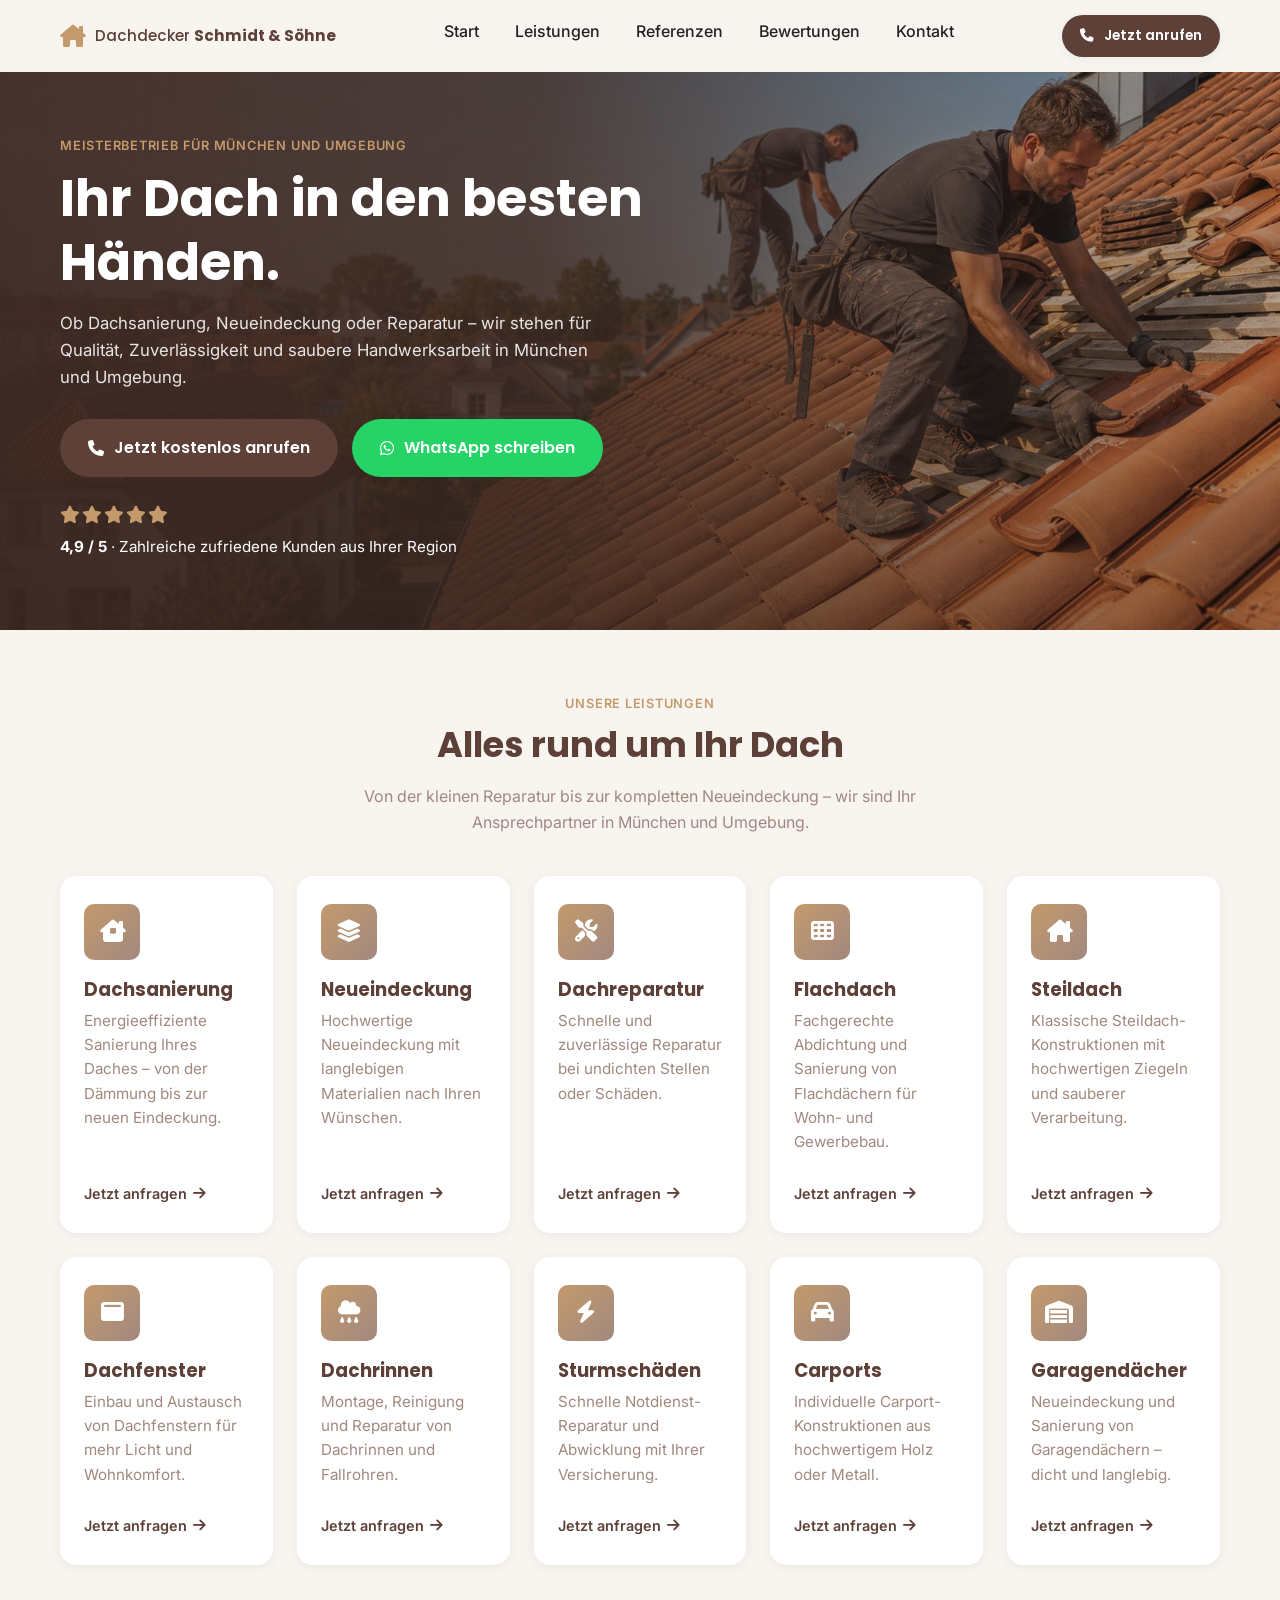
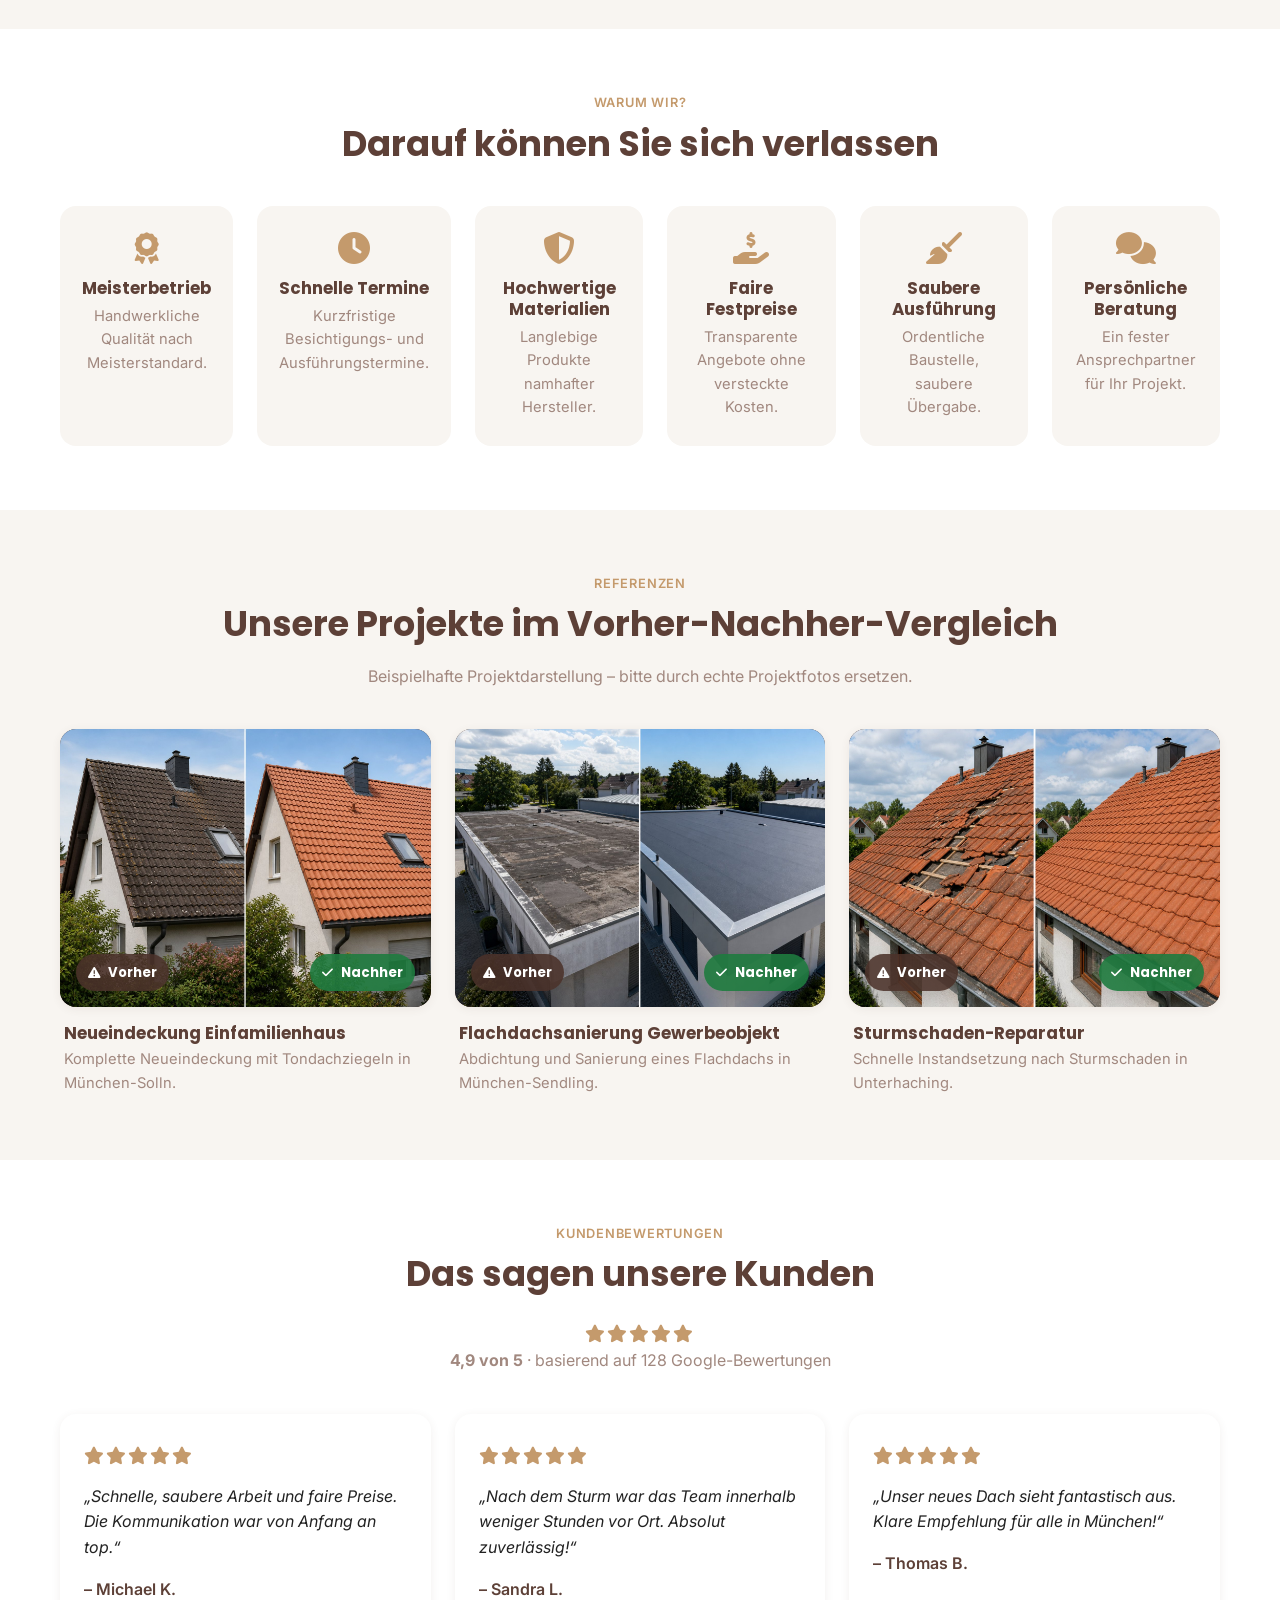
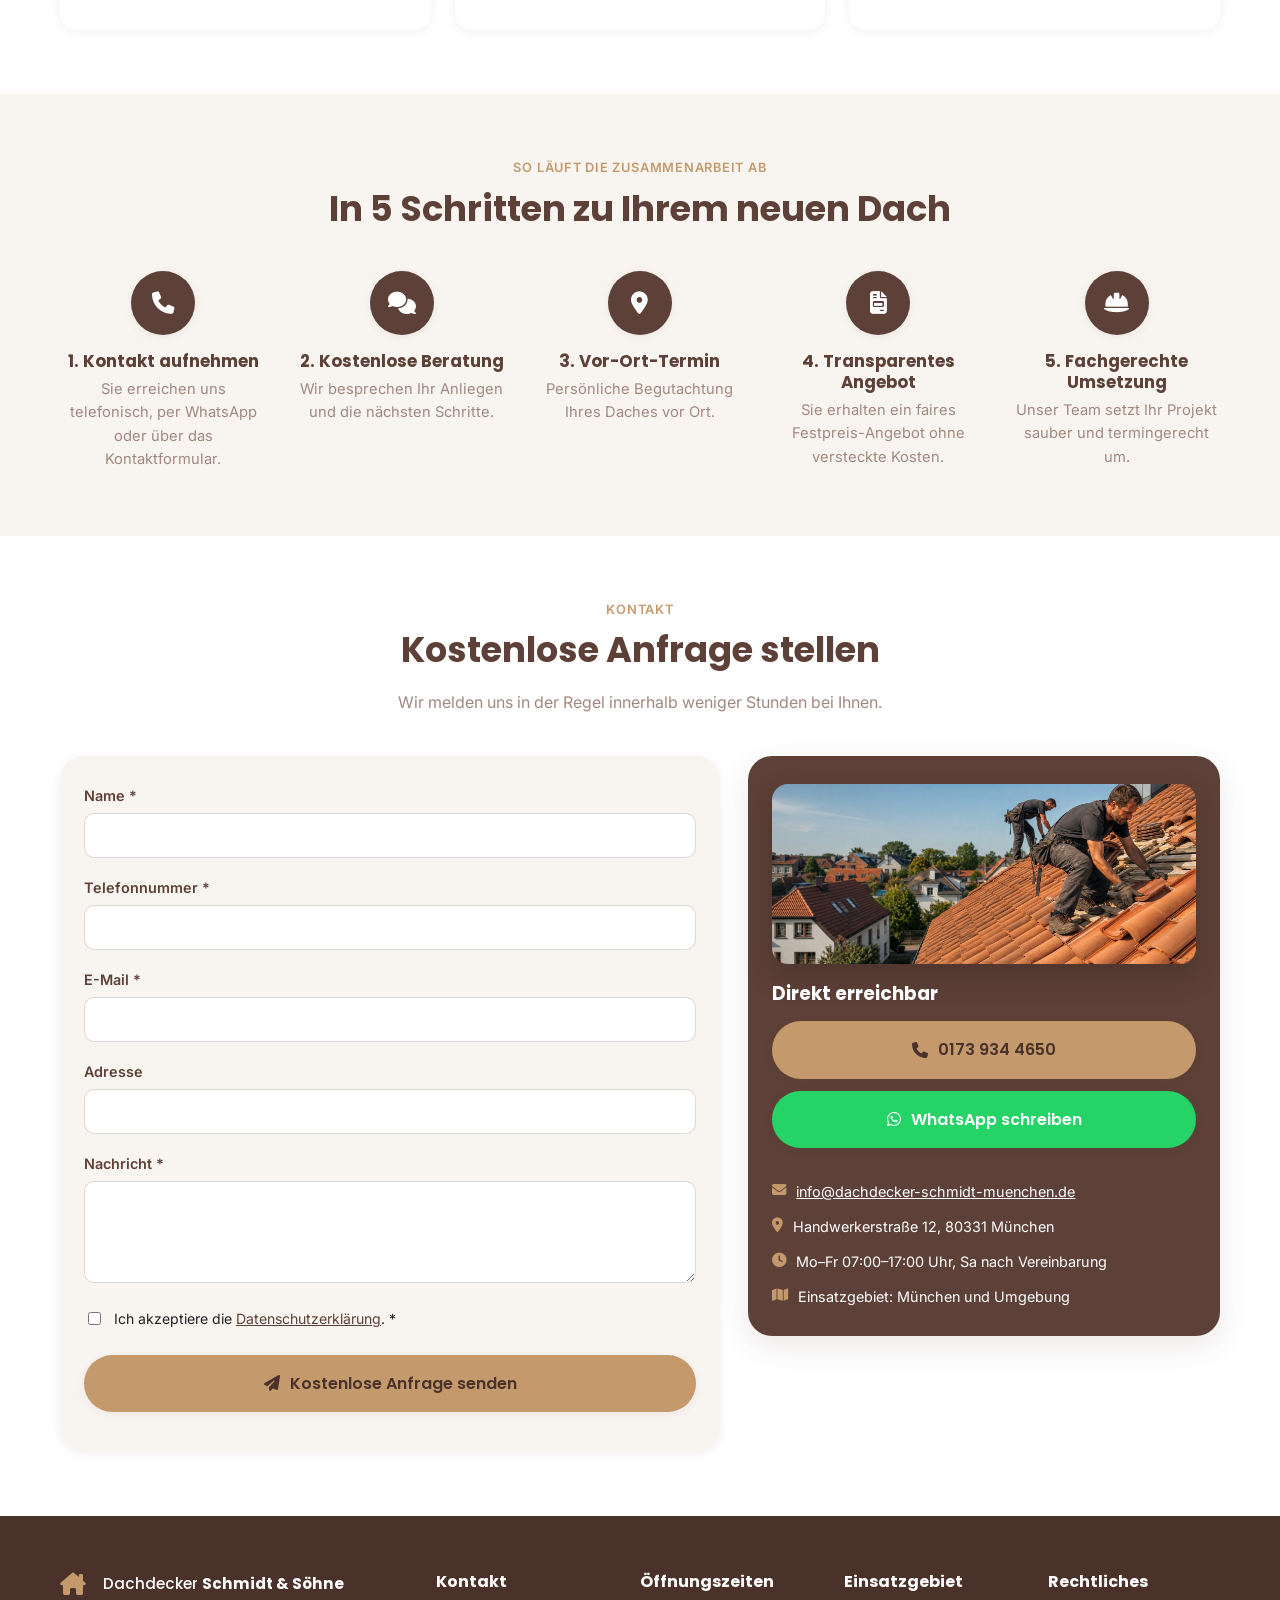
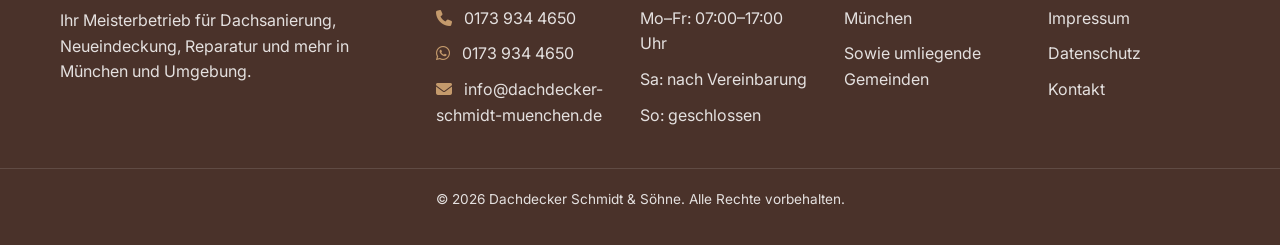
<file: index.html>
<!DOCTYPE html>
<!--
  ============================================================================
  DEMO-LANDINGPAGE – Dachdeckerbetrieb (Beispieldaten für Testzwecke)
  ============================================================================
  Alle unten aufgeführten Angaben sind PLATZHALTER und müssen vor dem
  Live-Schalten durch die echten Unternehmensdaten ersetzt werden:

    - Firmenname:        Dachdecker Schmidt & Söhne (fiktiv)
    - Einsatzgebiet:      München und Umgebung
    - Telefonnummer:      0173 934 4650    (tel-Link: +491739344650)
    - WhatsApp-Nummer:    0173 934 4650    (wa.me-Link: 491739344650) – dieselbe Handynummer
    - E-Mail:             info@dachdecker-schmidt-muenchen.de
    - Adresse:            Handwerkerstraße 12, 80331 München
    - Google-Bewertungen: 4.9 / 5 (128 Bewertungen) – fiktiv
    - Projektfotos:       Platzhalter-Grafiken, bitte durch echte WebP-Fotos
                          ersetzen (siehe /images)

  Das Kontaktformular zeigt aktuell nur eine simulierte Erfolgsmeldung an.
  Für echten E-Mail-Versand muss js/script.js an einen Formular-Backend-
  Dienst (z. B. eigenes PHP-Skript, Formspree, Netlify Forms o. ä.)
  angebunden werden.
  ============================================================================
-->
<html lang="de">
<head>
<meta charset="UTF-8">
<meta name="viewport" content="width=device-width, initial-scale=1.0">
<title>Dachdecker München | Dachsanierung, Neueindeckung &amp; Reparatur – Dachdecker Schmidt &amp; Söhne</title>
<meta name="description" content="Dachdecker Schmidt &amp; Söhne – Ihr Meisterbetrieb für Dachsanierung, Neueindeckung, Dachreparatur und Flachdach in München und Umgebung. Faire Festpreise, saubere Ausführung. Jetzt kostenlos anrufen!">
<meta name="keywords" content="Dachdecker München, Dachsanierung München, Dachreparatur München, Neueindeckung München, Flachdach München, Steildach, Sturmschäden">
<meta name="robots" content="index, follow">
<link rel="canonical" href="https://www.dachdecker-schmidt-muenchen.de/">

<!-- Open Graph -->
<meta property="og:type" content="business.business">
<meta property="og:title" content="Dachdecker München | Dachdecker Schmidt & Söhne">
<meta property="og:description" content="Ihr Dach in den besten Händen – Dachsanierung, Neueindeckung, Reparatur und mehr in München und Umgebung.">
<meta property="og:locale" content="de_DE">

<!-- Favicon (Platzhalter) -->
<link rel="icon" href="data:image/svg+xml,%3Csvg xmlns='http://www.w3.org/2000/svg' viewBox='0 0 100 100'%3E%3Crect width='100' height='100' rx='20' fill='%235D4037'/%3E%3Cpath d='M20 55 L50 30 L80 55' stroke='%23C49A6C' stroke-width='7' fill='none' stroke-linecap='round' stroke-linejoin='round'/%3E%3Crect x='32' y='55' width='36' height='24' fill='%23F8F5F1'/%3E%3C/svg%3E">
<link rel="preload" as="image" href="images/hero-roofing.jpg">

<!-- Fonts -->
<link rel="preconnect" href="https://fonts.googleapis.com">
<link rel="preconnect" href="https://fonts.gstatic.com" crossorigin>
<link href="https://fonts.googleapis.com/css2?family=Poppins:wght@500;600;700&amp;family=Inter:wght@400;500;600&amp;display=swap" rel="stylesheet">

<!-- Icons -->
<link rel="stylesheet" href="https://cdnjs.cloudflare.com/ajax/libs/font-awesome/6.5.1/css/all.min.css" integrity="sha512-DTOQO9RWCH3ppGqcWaEA1BIZOC6xxalwEsw9c2QQeAIftl+Vegovlnee1c9QX4TctnWMn13TZye+giMm8e2LwA==" crossorigin="anonymous" referrerpolicy="no-referrer">

<link rel="stylesheet" href="css/style.css">

<!-- Strukturierte Daten (Platzhalter-Werte) -->
<script type="application/ld+json">
{
  "@context": "https://schema.org",
  "@type": "RoofingContractor",
  "name": "Dachdecker Schmidt & Söhne",
  "image": "https://www.dachdecker-schmidt-muenchen.de/images/hero-roofing.jpg",
  "telephone": "+491739344650",
  "email": "info@dachdecker-schmidt-muenchen.de",
  "address": {
    "@type": "PostalAddress",
    "streetAddress": "Handwerkerstraße 12",
    "addressLocality": "München",
    "postalCode": "80331",
    "addressCountry": "DE"
  },
  "areaServed": "München und Umgebung",
  "openingHours": "Mo-Fr 07:00-17:00",
  "priceRange": "$$",
  "aggregateRating": {
    "@type": "AggregateRating",
    "ratingValue": "4.9",
    "reviewCount": "128"
  }
}
</script>
</head>
<body>

<a class="skip-link" href="#main">Zum Inhalt springen</a>

<!-- ================= HEADER ================= -->
<header class="site-header" id="site-header">
  <div class="container header-inner">
    <a href="#start" class="logo">
      <i class="fa-solid fa-house-chimney" aria-hidden="true"></i>
      <span>Dachdecker <strong>Schmidt &amp; Söhne</strong></span>
    </a>

    <nav class="main-nav" id="main-nav" aria-label="Hauptnavigation">
      <ul>
        <li><a href="#start">Start</a></li>
        <li><a href="#leistungen">Leistungen</a></li>
        <li><a href="#referenzen">Referenzen</a></li>
        <li><a href="#bewertungen">Bewertungen</a></li>
        <li><a href="#kontakt">Kontakt</a></li>
      </ul>
    </nav>

    <div class="header-actions">
      <a href="tel:+491739344650" class="btn btn-call btn-small">
        <i class="fa-solid fa-phone" aria-hidden="true"></i>
        <span>Jetzt anrufen</span>
      </a>
      <button class="nav-toggle" id="nav-toggle" aria-expanded="false" aria-controls="main-nav" aria-label="Menü öffnen">
        <span></span><span></span><span></span>
      </button>
    </div>
  </div>
</header>

<main id="main">

  <!-- ================= HERO ================= -->
  <section class="hero" id="start">
    <div class="hero-bg" aria-hidden="true"></div>
    <div class="container hero-inner">
      <div class="hero-content">
        <p class="eyebrow">Meisterbetrieb für München und Umgebung</p>
        <h1>Ihr Dach in den besten Händen.</h1>
        <p class="hero-sub">Ob Dachsanierung, Neueindeckung oder Reparatur – wir stehen für Qualität, Zuverlässigkeit und saubere Handwerksarbeit in München und Umgebung.</p>

        <div class="hero-buttons">
          <a href="tel:+491739344650" class="btn btn-call btn-large">
            <i class="fa-solid fa-phone" aria-hidden="true"></i>
            Jetzt kostenlos anrufen
          </a>
          <a href="https://wa.me/491739344650?text=Hallo%2C%20ich%20interessiere%20mich%20f%C3%BCr%20eine%20Dachdecker-Leistung." class="btn btn-whatsapp btn-large" target="_blank" rel="noopener">
            <i class="fa-brands fa-whatsapp" aria-hidden="true"></i>
            WhatsApp schreiben
          </a>
        </div>

        <div class="hero-trust">
          <div class="stars" aria-hidden="true">
            <i class="fa-solid fa-star"></i><i class="fa-solid fa-star"></i><i class="fa-solid fa-star"></i><i class="fa-solid fa-star"></i><i class="fa-solid fa-star"></i>
          </div>
          <p><strong>4,9 / 5</strong> · Zahlreiche zufriedene Kunden aus Ihrer Region</p>
        </div>
      </div>
    </div>
  </section>

  <!-- ================= LEISTUNGEN ================= -->
  <section class="section" id="leistungen">
    <div class="container">
      <p class="eyebrow center">Unsere Leistungen</p>
      <h2 class="section-title center">Alles rund um Ihr Dach</h2>
      <p class="section-sub center">Von der kleinen Reparatur bis zur kompletten Neueindeckung – wir sind Ihr Ansprechpartner in München und Umgebung.</p>

      <div class="grid grid-services" data-reveal-group>

        <article class="card service-card" data-reveal>
          <div class="card-icon"><i class="fa-solid fa-house-chimney-window" aria-hidden="true"></i></div>
          <h3>Dachsanierung</h3>
          <p>Energieeffiziente Sanierung Ihres Daches – von der Dämmung bis zur neuen Eindeckung.</p>
          <a href="#kontakt" class="card-link">Jetzt anfragen <i class="fa-solid fa-arrow-right" aria-hidden="true"></i></a>
        </article>

        <article class="card service-card" data-reveal>
          <div class="card-icon"><i class="fa-solid fa-layer-group" aria-hidden="true"></i></div>
          <h3>Neueindeckung</h3>
          <p>Hochwertige Neueindeckung mit langlebigen Materialien nach Ihren Wünschen.</p>
          <a href="#kontakt" class="card-link">Jetzt anfragen <i class="fa-solid fa-arrow-right" aria-hidden="true"></i></a>
        </article>

        <article class="card service-card" data-reveal>
          <div class="card-icon"><i class="fa-solid fa-screwdriver-wrench" aria-hidden="true"></i></div>
          <h3>Dachreparatur</h3>
          <p>Schnelle und zuverlässige Reparatur bei undichten Stellen oder Schäden.</p>
          <a href="#kontakt" class="card-link">Jetzt anfragen <i class="fa-solid fa-arrow-right" aria-hidden="true"></i></a>
        </article>

        <article class="card service-card" data-reveal>
          <div class="card-icon"><i class="fa-solid fa-table-cells" aria-hidden="true"></i></div>
          <h3>Flachdach</h3>
          <p>Fachgerechte Abdichtung und Sanierung von Flachdächern für Wohn- und Gewerbebau.</p>
          <a href="#kontakt" class="card-link">Jetzt anfragen <i class="fa-solid fa-arrow-right" aria-hidden="true"></i></a>
        </article>

        <article class="card service-card" data-reveal>
          <div class="card-icon"><i class="fa-solid fa-house-chimney" aria-hidden="true"></i></div>
          <h3>Steildach</h3>
          <p>Klassische Steildach-Konstruktionen mit hochwertigen Ziegeln und sauberer Verarbeitung.</p>
          <a href="#kontakt" class="card-link">Jetzt anfragen <i class="fa-solid fa-arrow-right" aria-hidden="true"></i></a>
        </article>

        <article class="card service-card" data-reveal>
          <div class="card-icon"><i class="fa-solid fa-window-maximize" aria-hidden="true"></i></div>
          <h3>Dachfenster</h3>
          <p>Einbau und Austausch von Dachfenstern für mehr Licht und Wohnkomfort.</p>
          <a href="#kontakt" class="card-link">Jetzt anfragen <i class="fa-solid fa-arrow-right" aria-hidden="true"></i></a>
        </article>

        <article class="card service-card" data-reveal>
          <div class="card-icon"><i class="fa-solid fa-cloud-rain" aria-hidden="true"></i></div>
          <h3>Dachrinnen</h3>
          <p>Montage, Reinigung und Reparatur von Dachrinnen und Fallrohren.</p>
          <a href="#kontakt" class="card-link">Jetzt anfragen <i class="fa-solid fa-arrow-right" aria-hidden="true"></i></a>
        </article>

        <article class="card service-card" data-reveal>
          <div class="card-icon"><i class="fa-solid fa-bolt" aria-hidden="true"></i></div>
          <h3>Sturmschäden</h3>
          <p>Schnelle Notdienst-Reparatur und Abwicklung mit Ihrer Versicherung.</p>
          <a href="#kontakt" class="card-link">Jetzt anfragen <i class="fa-solid fa-arrow-right" aria-hidden="true"></i></a>
        </article>

        <article class="card service-card" data-reveal>
          <div class="card-icon"><i class="fa-solid fa-car" aria-hidden="true"></i></div>
          <h3>Carports</h3>
          <p>Individuelle Carport-Konstruktionen aus hochwertigem Holz oder Metall.</p>
          <a href="#kontakt" class="card-link">Jetzt anfragen <i class="fa-solid fa-arrow-right" aria-hidden="true"></i></a>
        </article>

        <article class="card service-card" data-reveal>
          <div class="card-icon"><i class="fa-solid fa-warehouse" aria-hidden="true"></i></div>
          <h3>Garagendächer</h3>
          <p>Neueindeckung und Sanierung von Garagendächern – dicht und langlebig.</p>
          <a href="#kontakt" class="card-link">Jetzt anfragen <i class="fa-solid fa-arrow-right" aria-hidden="true"></i></a>
        </article>

      </div>
    </div>
  </section>

  <!-- ================= WARUM WIR ================= -->
  <section class="section section-alt" id="warum-wir">
    <div class="container">
      <p class="eyebrow center">Warum wir?</p>
      <h2 class="section-title center">Darauf können Sie sich verlassen</h2>

      <div class="grid grid-benefits" data-reveal-group>
        <div class="benefit" data-reveal>
          <i class="fa-solid fa-award" aria-hidden="true"></i>
          <h3>Meisterbetrieb</h3>
          <p>Handwerkliche Qualität nach Meisterstandard.</p>
        </div>
        <div class="benefit" data-reveal>
          <i class="fa-solid fa-clock" aria-hidden="true"></i>
          <h3>Schnelle Termine</h3>
          <p>Kurzfristige Besichtigungs- und Ausführungstermine.</p>
        </div>
        <div class="benefit" data-reveal>
          <i class="fa-solid fa-shield-halved" aria-hidden="true"></i>
          <h3>Hochwertige Materialien</h3>
          <p>Langlebige Produkte namhafter Hersteller.</p>
        </div>
        <div class="benefit" data-reveal>
          <i class="fa-solid fa-hand-holding-dollar" aria-hidden="true"></i>
          <h3>Faire Festpreise</h3>
          <p>Transparente Angebote ohne versteckte Kosten.</p>
        </div>
        <div class="benefit" data-reveal>
          <i class="fa-solid fa-broom" aria-hidden="true"></i>
          <h3>Saubere Ausführung</h3>
          <p>Ordentliche Baustelle, saubere Übergabe.</p>
        </div>
        <div class="benefit" data-reveal>
          <i class="fa-solid fa-comments" aria-hidden="true"></i>
          <h3>Persönliche Beratung</h3>
          <p>Ein fester Ansprechpartner für Ihr Projekt.</p>
        </div>
      </div>
    </div>
  </section>

  <!-- ================= REFERENZEN ================= -->
  <section class="section" id="referenzen">
    <div class="container">
      <p class="eyebrow center">Referenzen</p>
      <h2 class="section-title center">Unsere Projekte im Vorher-Nachher-Vergleich</h2>
      <p class="section-sub center">Beispielhafte Projektdarstellung – bitte durch echte Projektfotos ersetzen.</p>

      <div class="grid grid-gallery" data-reveal-group>
        <figure class="gallery-item" data-reveal>
          <div class="gallery-compare">
            <img src="images/projekt-neueindeckung.jpg" alt="Vorher-Nachher-Vergleich einer Neueindeckung am Einfamilienhaus" loading="lazy">
            <span class="gallery-label gallery-label-before">Vorher</span>
            <span class="gallery-label gallery-label-after">Nachher</span>
          </div>
          <figcaption>
            <h3>Neueindeckung Einfamilienhaus</h3>
            <p>Komplette Neueindeckung mit Tondachziegeln in München-Solln.</p>
          </figcaption>
        </figure>

        <figure class="gallery-item" data-reveal>
          <div class="gallery-compare">
            <img src="images/projekt-flachdach.jpg" alt="Vorher-Nachher-Vergleich einer Flachdachsanierung am Gewerbeobjekt" loading="lazy">
            <span class="gallery-label gallery-label-before">Vorher</span>
            <span class="gallery-label gallery-label-after">Nachher</span>
          </div>
          <figcaption>
            <h3>Flachdachsanierung Gewerbeobjekt</h3>
            <p>Abdichtung und Sanierung eines Flachdachs in München-Sendling.</p>
          </figcaption>
        </figure>

        <figure class="gallery-item" data-reveal>
          <div class="gallery-compare">
            <img src="images/projekt-sturmschaden.jpg" alt="Vorher-Nachher-Vergleich einer Reparatur nach Sturmschaden" loading="lazy">
            <span class="gallery-label gallery-label-before">Vorher</span>
            <span class="gallery-label gallery-label-after">Nachher</span>
          </div>
          <figcaption>
            <h3>Sturmschaden-Reparatur</h3>
            <p>Schnelle Instandsetzung nach Sturmschaden in Unterhaching.</p>
          </figcaption>
        </figure>
      </div>
    </div>
  </section>

  <!-- ================= BEWERTUNGEN ================= -->
  <section class="section section-alt" id="bewertungen">
    <div class="container">
      <p class="eyebrow center">Kundenbewertungen</p>
      <h2 class="section-title center">Das sagen unsere Kunden</h2>

      <div class="review-summary">
        <div class="stars" aria-hidden="true">
          <i class="fa-solid fa-star"></i><i class="fa-solid fa-star"></i><i class="fa-solid fa-star"></i><i class="fa-solid fa-star"></i><i class="fa-solid fa-star"></i>
        </div>
        <p><strong>4,9 von 5</strong> · basierend auf 128 Google-Bewertungen</p>
      </div>

      <div class="grid grid-reviews" data-reveal-group>
        <div class="card review-card" data-reveal>
          <div class="stars" aria-hidden="true"><i class="fa-solid fa-star"></i><i class="fa-solid fa-star"></i><i class="fa-solid fa-star"></i><i class="fa-solid fa-star"></i><i class="fa-solid fa-star"></i></div>
          <p>&bdquo;Schnelle, saubere Arbeit und faire Preise. Die Kommunikation war von Anfang an top.&ldquo;</p>
          <p class="review-author">– Michael K.</p>
        </div>
        <div class="card review-card" data-reveal>
          <div class="stars" aria-hidden="true"><i class="fa-solid fa-star"></i><i class="fa-solid fa-star"></i><i class="fa-solid fa-star"></i><i class="fa-solid fa-star"></i><i class="fa-solid fa-star"></i></div>
          <p>&bdquo;Nach dem Sturm war das Team innerhalb weniger Stunden vor Ort. Absolut zuverlässig!&ldquo;</p>
          <p class="review-author">– Sandra L.</p>
        </div>
        <div class="card review-card" data-reveal>
          <div class="stars" aria-hidden="true"><i class="fa-solid fa-star"></i><i class="fa-solid fa-star"></i><i class="fa-solid fa-star"></i><i class="fa-solid fa-star"></i><i class="fa-solid fa-star"></i></div>
          <p>&bdquo;Unser neues Dach sieht fantastisch aus. Klare Empfehlung für alle in München!&ldquo;</p>
          <p class="review-author">– Thomas B.</p>
        </div>
      </div>
    </div>
  </section>

  <!-- ================= ABLAUF ================= -->
  <section class="section" id="ablauf">
    <div class="container">
      <p class="eyebrow center">So läuft die Zusammenarbeit ab</p>
      <h2 class="section-title center">In 5 Schritten zu Ihrem neuen Dach</h2>

      <div class="steps" data-reveal-group>
        <div class="step" data-reveal>
          <div class="step-number"><i class="fa-solid fa-phone" aria-hidden="true"></i></div>
          <h3>1. Kontakt aufnehmen</h3>
          <p>Sie erreichen uns telefonisch, per WhatsApp oder über das Kontaktformular.</p>
        </div>
        <div class="step" data-reveal>
          <div class="step-number"><i class="fa-solid fa-comments" aria-hidden="true"></i></div>
          <h3>2. Kostenlose Beratung</h3>
          <p>Wir besprechen Ihr Anliegen und die nächsten Schritte.</p>
        </div>
        <div class="step" data-reveal>
          <div class="step-number"><i class="fa-solid fa-location-dot" aria-hidden="true"></i></div>
          <h3>3. Vor-Ort-Termin</h3>
          <p>Persönliche Begutachtung Ihres Daches vor Ort.</p>
        </div>
        <div class="step" data-reveal>
          <div class="step-number"><i class="fa-solid fa-file-invoice" aria-hidden="true"></i></div>
          <h3>4. Transparentes Angebot</h3>
          <p>Sie erhalten ein faires Festpreis-Angebot ohne versteckte Kosten.</p>
        </div>
        <div class="step" data-reveal>
          <div class="step-number"><i class="fa-solid fa-helmet-safety" aria-hidden="true"></i></div>
          <h3>5. Fachgerechte Umsetzung</h3>
          <p>Unser Team setzt Ihr Projekt sauber und termingerecht um.</p>
        </div>
      </div>
    </div>
  </section>

  <!-- ================= KONTAKT ================= -->
  <section class="section section-alt" id="kontakt">
    <div class="container">
      <p class="eyebrow center">Kontakt</p>
      <h2 class="section-title center">Kostenlose Anfrage stellen</h2>
      <p class="section-sub center">Wir melden uns in der Regel innerhalb weniger Stunden bei Ihnen.</p>

      <div class="contact-grid">
        <form class="contact-form" id="contact-form" novalidate>
          <div class="form-row">
            <label for="name">Name *</label>
            <input type="text" id="name" name="name" autocomplete="name" required>
          </div>
          <div class="form-row">
            <label for="phone">Telefonnummer *</label>
            <input type="tel" id="phone" name="phone" autocomplete="tel" required>
          </div>
          <div class="form-row">
            <label for="email">E-Mail *</label>
            <input type="email" id="email" name="email" autocomplete="email" required>
          </div>
          <div class="form-row">
            <label for="address">Adresse</label>
            <input type="text" id="address" name="address" autocomplete="street-address">
          </div>
          <div class="form-row">
            <label for="message">Nachricht *</label>
            <textarea id="message" name="message" rows="4" required></textarea>
          </div>
          <div class="form-row form-checkbox">
            <input type="checkbox" id="privacy" name="privacy" required>
            <label for="privacy">Ich akzeptiere die <a href="datenschutz.html">Datenschutzerklärung</a>. *</label>
          </div>

          <button type="submit" class="btn btn-primary btn-large btn-block">
            <i class="fa-solid fa-paper-plane" aria-hidden="true"></i>
            Kostenlose Anfrage senden
          </button>

          <p class="form-success" id="form-success" role="status" hidden>
            <i class="fa-solid fa-circle-check" aria-hidden="true"></i>
            Vielen Dank! Ihre Anfrage wurde erfolgreich versendet. Wir melden uns in Kürze bei Ihnen.
          </p>
        </form>

        <aside class="contact-box">
          <img class="contact-photo" src="images/hero-roofing.jpg" alt="Dachdecker-Team bei Arbeiten auf einem Ziegeldach" loading="lazy">
          <h3>Direkt erreichbar</h3>
          <a href="tel:+491739344650" class="btn btn-call btn-large btn-block">
            <i class="fa-solid fa-phone" aria-hidden="true"></i>
            0173 934 4650
          </a>
          <a href="https://wa.me/491739344650" class="btn btn-whatsapp btn-large btn-block" target="_blank" rel="noopener">
            <i class="fa-brands fa-whatsapp" aria-hidden="true"></i>
            WhatsApp schreiben
          </a>

          <ul class="contact-info">
            <li><i class="fa-solid fa-envelope" aria-hidden="true"></i> <a href="mailto:info@dachdecker-schmidt-muenchen.de">info@dachdecker-schmidt-muenchen.de</a></li>
            <li><i class="fa-solid fa-location-dot" aria-hidden="true"></i> Handwerkerstraße 12, 80331 München</li>
            <li><i class="fa-solid fa-clock" aria-hidden="true"></i> Mo–Fr 07:00–17:00 Uhr, Sa nach Vereinbarung</li>
            <li><i class="fa-solid fa-map" aria-hidden="true"></i> Einsatzgebiet: München und Umgebung</li>
          </ul>
        </aside>
      </div>
    </div>
  </section>

</main>

<!-- ================= STICKY MOBILE BUTTONS ================= -->
<div class="sticky-mobile" aria-hidden="false">
  <a href="tel:+491739344650" class="sticky-btn sticky-call">
    <i class="fa-solid fa-phone" aria-hidden="true"></i> Anrufen
  </a>
  <a href="https://wa.me/491739344650" class="sticky-btn sticky-whatsapp" target="_blank" rel="noopener">
    <i class="fa-brands fa-whatsapp" aria-hidden="true"></i> WhatsApp
  </a>
</div>

<!-- ================= FOOTER ================= -->
<footer class="site-footer">
  <div class="container footer-inner">
    <div class="footer-col">
      <a href="#start" class="logo logo-footer">
        <i class="fa-solid fa-house-chimney" aria-hidden="true"></i>
        <span>Dachdecker <strong>Schmidt &amp; Söhne</strong></span>
      </a>
      <p>Ihr Meisterbetrieb für Dachsanierung, Neueindeckung, Reparatur und mehr in München und Umgebung.</p>
    </div>

    <div class="footer-col">
      <h4>Kontakt</h4>
      <ul>
        <li><i class="fa-solid fa-phone" aria-hidden="true"></i> <a href="tel:+491739344650">0173 934 4650</a></li>
        <li><i class="fa-brands fa-whatsapp" aria-hidden="true"></i> <a href="https://wa.me/491739344650" target="_blank" rel="noopener">0173 934 4650</a></li>
        <li><i class="fa-solid fa-envelope" aria-hidden="true"></i> <a href="mailto:info@dachdecker-schmidt-muenchen.de">info@dachdecker-schmidt-muenchen.de</a></li>
      </ul>
    </div>

    <div class="footer-col">
      <h4>Öffnungszeiten</h4>
      <ul>
        <li>Mo–Fr: 07:00–17:00 Uhr</li>
        <li>Sa: nach Vereinbarung</li>
        <li>So: geschlossen</li>
      </ul>
    </div>

    <div class="footer-col">
      <h4>Einsatzgebiet</h4>
      <ul>
        <li>München</li>
        <li>Sowie umliegende Gemeinden</li>
      </ul>
    </div>

    <div class="footer-col">
      <h4>Rechtliches</h4>
      <ul>
        <li><a href="impressum.html">Impressum</a></li>
        <li><a href="datenschutz.html">Datenschutz</a></li>
        <li><a href="#kontakt">Kontakt</a></li>
      </ul>
    </div>
  </div>
  <div class="footer-bottom">
    <div class="container">
      <p>&copy; <span id="year"></span> Dachdecker Schmidt &amp; Söhne. Alle Rechte vorbehalten.</p>
    </div>
  </div>
</footer>

<script src="js/script.js"></script>
</body>
</html>
</file>
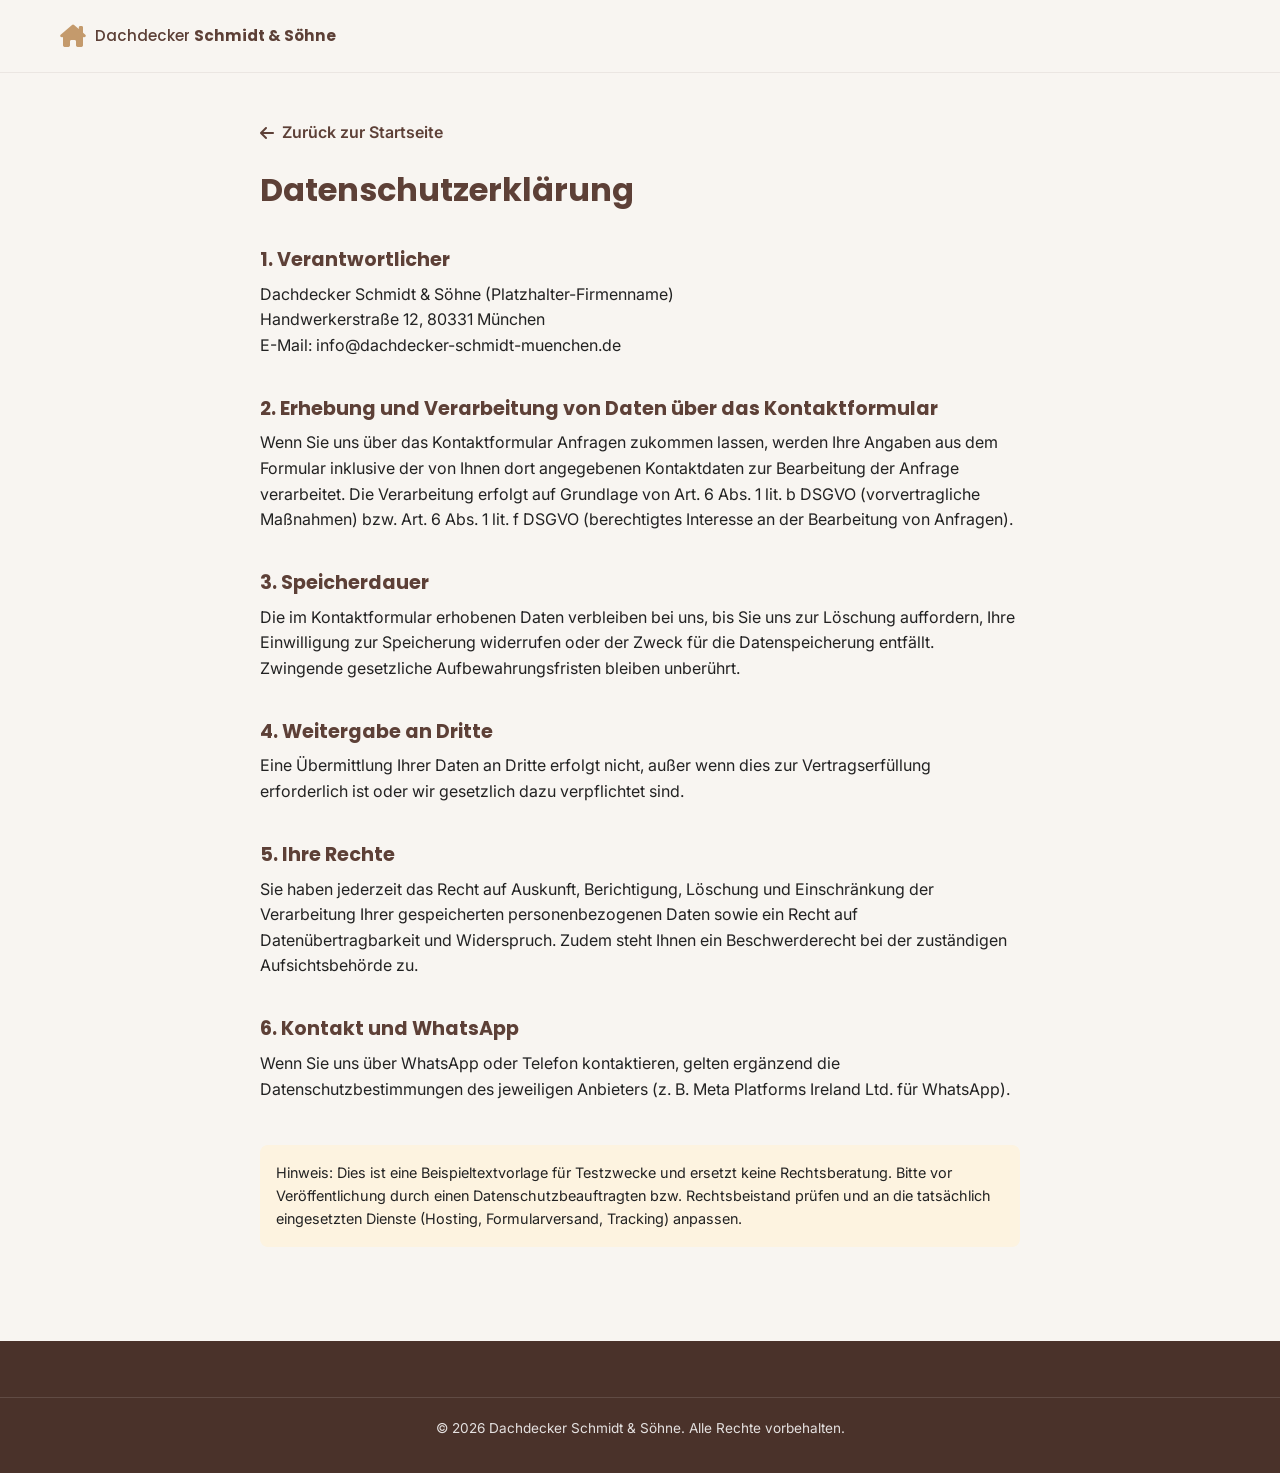
<file: datenschutz.html>
<!DOCTYPE html>
<!--
  Platzhalter-Seite. Vor Live-Schaltung durch einen Datenschutzbeauftragten /
  Rechtsbeistand prüfen und an die tatsächlich eingesetzten Dienste
  (Hosting, Formular-Backend, Analyse-Tools etc.) anpassen.
-->
<html lang="de">
<head>
<meta charset="UTF-8">
<meta name="viewport" content="width=device-width, initial-scale=1.0">
<title>Datenschutzerklärung | Dachdecker Schmidt &amp; Söhne</title>
<meta name="robots" content="noindex, follow">
<link rel="icon" href="data:image/svg+xml,%3Csvg xmlns='http://www.w3.org/2000/svg' viewBox='0 0 100 100'%3E%3Crect width='100' height='100' rx='20' fill='%235D4037'/%3E%3Cpath d='M20 55 L50 30 L80 55' stroke='%23C49A6C' stroke-width='7' fill='none' stroke-linecap='round' stroke-linejoin='round'/%3E%3Crect x='32' y='55' width='36' height='24' fill='%23F8F5F1'/%3E%3C/svg%3E">
<link href="https://fonts.googleapis.com/css2?family=Poppins:wght@500;600;700&amp;family=Inter:wght@400;500;600&amp;display=swap" rel="stylesheet">
<link rel="stylesheet" href="https://cdnjs.cloudflare.com/ajax/libs/font-awesome/6.5.1/css/all.min.css" integrity="sha512-DTOQO9RWCH3ppGqcWaEA1BIZOC6xxalwEsw9c2QQeAIftl+Vegovlnee1c9QX4TctnWMn13TZye+giMm8e2LwA==" crossorigin="anonymous" referrerpolicy="no-referrer">
<link rel="stylesheet" href="css/style.css">
<style>
  .legal-main { padding: 48px 0 80px; max-width: 760px; }
  .legal-main h2 { margin-top: 2em; font-size: 1.2rem; }
  .legal-main a.back { display:inline-flex; align-items:center; gap:8px; margin-bottom:24px; font-weight:600; color: var(--color-primary); }
</style>
</head>
<body>
<header class="site-header">
  <div class="container header-inner">
    <a href="index.html" class="logo">
      <i class="fa-solid fa-house-chimney" aria-hidden="true"></i>
      <span>Dachdecker <strong>Schmidt &amp; Söhne</strong></span>
    </a>
  </div>
</header>

<main class="container legal-main">
  <a class="back" href="index.html"><i class="fa-solid fa-arrow-left" aria-hidden="true"></i> Zurück zur Startseite</a>
  <h1>Datenschutzerklärung</h1>

  <h2>1. Verantwortlicher</h2>
  <p>
    Dachdecker Schmidt &amp; Söhne (Platzhalter-Firmenname)<br>
    Handwerkerstraße 12, 80331 München<br>
    E-Mail: info@dachdecker-schmidt-muenchen.de
  </p>

  <h2>2. Erhebung und Verarbeitung von Daten über das Kontaktformular</h2>
  <p>
    Wenn Sie uns über das Kontaktformular Anfragen zukommen lassen, werden Ihre Angaben aus dem
    Formular inklusive der von Ihnen dort angegebenen Kontaktdaten zur Bearbeitung der Anfrage
    verarbeitet. Die Verarbeitung erfolgt auf Grundlage von Art. 6 Abs. 1 lit. b DSGVO
    (vorvertragliche Maßnahmen) bzw. Art. 6 Abs. 1 lit. f DSGVO (berechtigtes Interesse an
    der Bearbeitung von Anfragen).
  </p>

  <h2>3. Speicherdauer</h2>
  <p>
    Die im Kontaktformular erhobenen Daten verbleiben bei uns, bis Sie uns zur Löschung
    auffordern, Ihre Einwilligung zur Speicherung widerrufen oder der Zweck für die
    Datenspeicherung entfällt. Zwingende gesetzliche Aufbewahrungsfristen bleiben unberührt.
  </p>

  <h2>4. Weitergabe an Dritte</h2>
  <p>
    Eine Übermittlung Ihrer Daten an Dritte erfolgt nicht, außer wenn dies zur Vertragserfüllung
    erforderlich ist oder wir gesetzlich dazu verpflichtet sind.
  </p>

  <h2>5. Ihre Rechte</h2>
  <p>
    Sie haben jederzeit das Recht auf Auskunft, Berichtigung, Löschung und Einschränkung der
    Verarbeitung Ihrer gespeicherten personenbezogenen Daten sowie ein Recht auf
    Datenübertragbarkeit und Widerspruch. Zudem steht Ihnen ein Beschwerderecht bei der
    zuständigen Aufsichtsbehörde zu.
  </p>

  <h2>6. Kontakt und WhatsApp</h2>
  <p>
    Wenn Sie uns über WhatsApp oder Telefon kontaktieren, gelten ergänzend die
    Datenschutzbestimmungen des jeweiligen Anbieters (z. B. Meta Platforms Ireland Ltd. für
    WhatsApp).
  </p>

  <p style="margin-top:3em; padding:16px; background:#fdf3e0; border-radius:8px; font-size:0.9rem;">
    Hinweis: Dies ist eine Beispieltextvorlage für Testzwecke und ersetzt keine Rechtsberatung.
    Bitte vor Veröffentlichung durch einen Datenschutzbeauftragten bzw. Rechtsbeistand prüfen
    und an die tatsächlich eingesetzten Dienste (Hosting, Formularversand, Tracking) anpassen.
  </p>
</main>

<footer class="site-footer">
  <div class="footer-bottom">
    <div class="container">
      <p>&copy; <span id="year"></span> Dachdecker Schmidt &amp; Söhne. Alle Rechte vorbehalten.</p>
    </div>
  </div>
</footer>
<script>document.getElementById('year').textContent = new Date().getFullYear();</script>
</body>
</html>
</file>
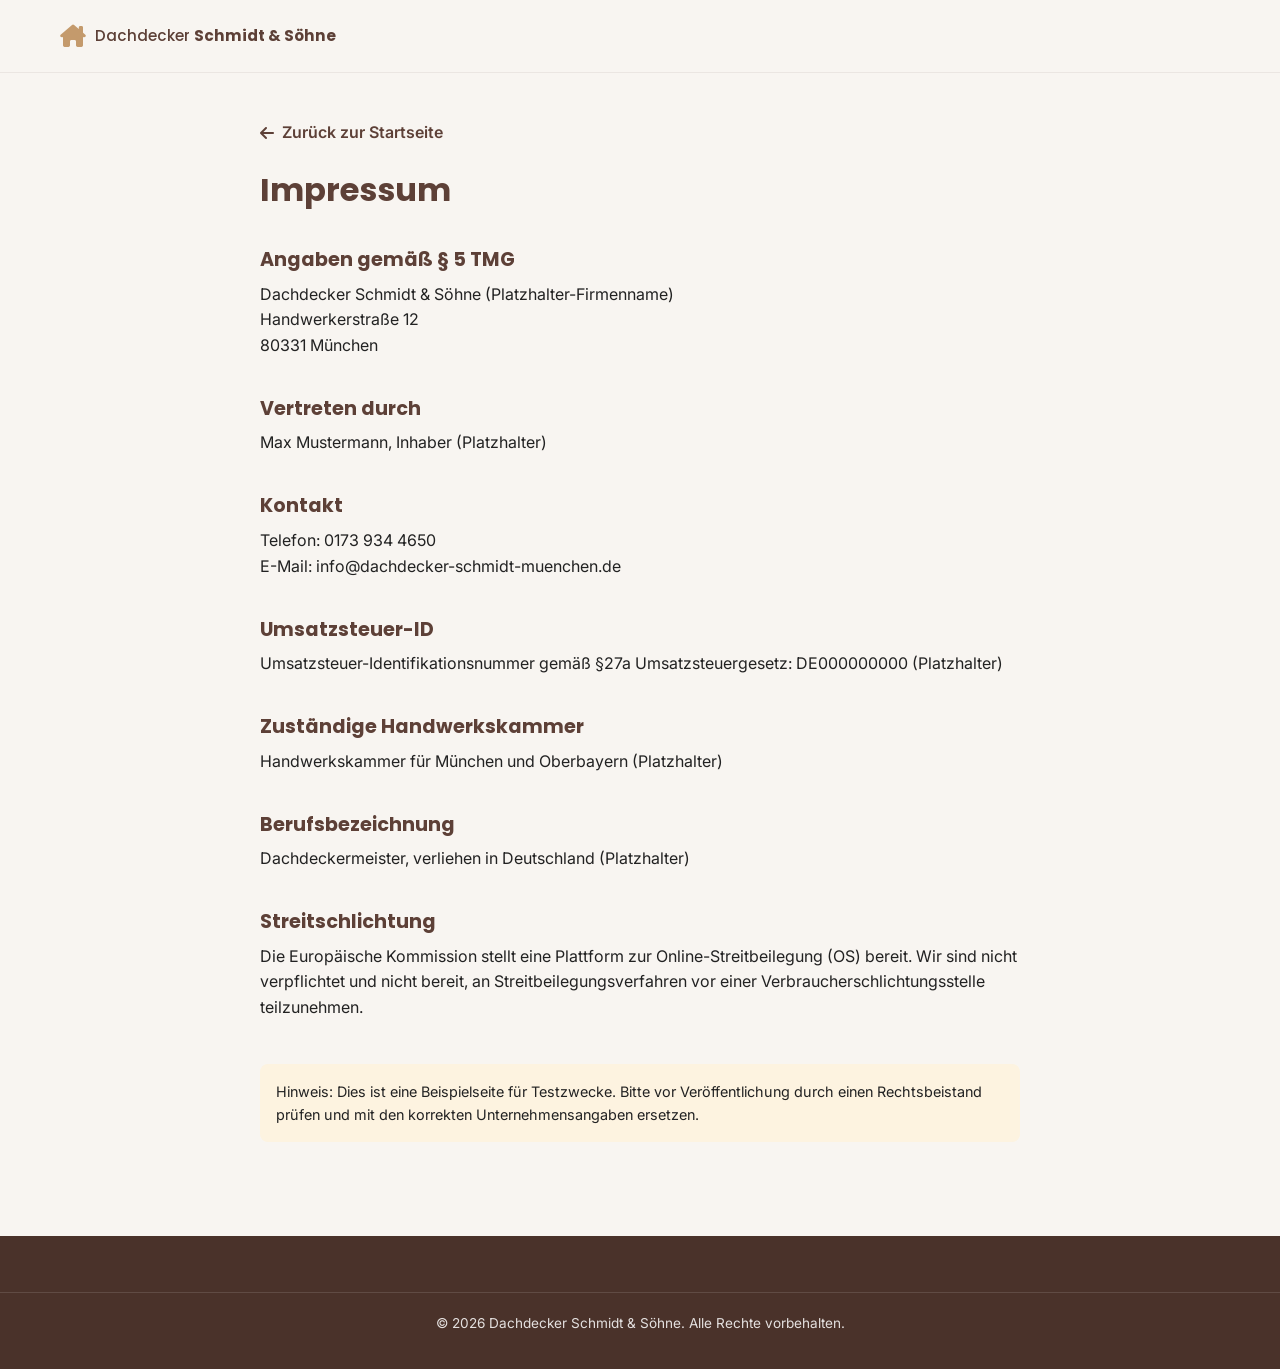
<file: impressum.html>
<!DOCTYPE html>
<!--
  Platzhalter-Seite. Inhalte gemäß § 5 TMG vor Live-Schaltung durch einen
  Rechtsbeistand prüfen und mit den echten Unternehmensdaten befüllen.
-->
<html lang="de">
<head>
<meta charset="UTF-8">
<meta name="viewport" content="width=device-width, initial-scale=1.0">
<title>Impressum | Dachdecker Schmidt &amp; Söhne</title>
<meta name="robots" content="noindex, follow">
<link rel="icon" href="data:image/svg+xml,%3Csvg xmlns='http://www.w3.org/2000/svg' viewBox='0 0 100 100'%3E%3Crect width='100' height='100' rx='20' fill='%235D4037'/%3E%3Cpath d='M20 55 L50 30 L80 55' stroke='%23C49A6C' stroke-width='7' fill='none' stroke-linecap='round' stroke-linejoin='round'/%3E%3Crect x='32' y='55' width='36' height='24' fill='%23F8F5F1'/%3E%3C/svg%3E">
<link href="https://fonts.googleapis.com/css2?family=Poppins:wght@500;600;700&amp;family=Inter:wght@400;500;600&amp;display=swap" rel="stylesheet">
<link rel="stylesheet" href="https://cdnjs.cloudflare.com/ajax/libs/font-awesome/6.5.1/css/all.min.css" integrity="sha512-DTOQO9RWCH3ppGqcWaEA1BIZOC6xxalwEsw9c2QQeAIftl+Vegovlnee1c9QX4TctnWMn13TZye+giMm8e2LwA==" crossorigin="anonymous" referrerpolicy="no-referrer">
<link rel="stylesheet" href="css/style.css">
<style>
  .legal-main { padding: 48px 0 80px; max-width: 760px; }
  .legal-main h2 { margin-top: 2em; font-size: 1.2rem; }
  .legal-main a.back { display:inline-flex; align-items:center; gap:8px; margin-bottom:24px; font-weight:600; color: var(--color-primary); }
</style>
</head>
<body>
<header class="site-header">
  <div class="container header-inner">
    <a href="index.html" class="logo">
      <i class="fa-solid fa-house-chimney" aria-hidden="true"></i>
      <span>Dachdecker <strong>Schmidt &amp; Söhne</strong></span>
    </a>
  </div>
</header>

<main class="container legal-main">
  <a class="back" href="index.html"><i class="fa-solid fa-arrow-left" aria-hidden="true"></i> Zurück zur Startseite</a>
  <h1>Impressum</h1>

  <h2>Angaben gemäß § 5 TMG</h2>
  <p>
    Dachdecker Schmidt &amp; Söhne (Platzhalter-Firmenname)<br>
    Handwerkerstraße 12<br>
    80331 München
  </p>

  <h2>Vertreten durch</h2>
  <p>Max Mustermann, Inhaber (Platzhalter)</p>

  <h2>Kontakt</h2>
  <p>
    Telefon: 0173 934 4650<br>
    E-Mail: info@dachdecker-schmidt-muenchen.de
  </p>

  <h2>Umsatzsteuer-ID</h2>
  <p>Umsatzsteuer-Identifikationsnummer gemäß §27a Umsatzsteuergesetz: DE000000000 (Platzhalter)</p>

  <h2>Zuständige Handwerkskammer</h2>
  <p>Handwerkskammer für München und Oberbayern (Platzhalter)</p>

  <h2>Berufsbezeichnung</h2>
  <p>Dachdeckermeister, verliehen in Deutschland (Platzhalter)</p>

  <h2>Streitschlichtung</h2>
  <p>
    Die Europäische Kommission stellt eine Plattform zur Online-Streitbeilegung (OS) bereit.
    Wir sind nicht verpflichtet und nicht bereit, an Streitbeilegungsverfahren vor einer
    Verbraucherschlichtungsstelle teilzunehmen.
  </p>

  <p style="margin-top:3em; padding:16px; background:#fdf3e0; border-radius:8px; font-size:0.9rem;">
    Hinweis: Dies ist eine Beispielseite für Testzwecke. Bitte vor Veröffentlichung durch
    einen Rechtsbeistand prüfen und mit den korrekten Unternehmensangaben ersetzen.
  </p>
</main>

<footer class="site-footer">
  <div class="footer-bottom">
    <div class="container">
      <p>&copy; <span id="year"></span> Dachdecker Schmidt &amp; Söhne. Alle Rechte vorbehalten.</p>
    </div>
  </div>
</footer>
<script>document.getElementById('year').textContent = new Date().getFullYear();</script>
</body>
</html>
</file>
<file: css/style.css>
/* ==========================================================================
   Dachdecker Schmidt & Söhne – Landingpage Styles
   Mobile First
   ========================================================================== */

:root {
  --color-primary: #5D4037;
  --color-primary-dark: #4A322A;
  --color-secondary: #A1887F;
  --color-bg: #F8F5F1;
  --color-accent: #C49A6C;
  --color-text: #222222;
  --color-white: #FFFFFF;
  --color-whatsapp: #25D366;

  --font-heading: 'Poppins', sans-serif;
  --font-body: 'Inter', sans-serif;

  --radius-sm: 10px;
  --radius-md: 16px;
  --radius-lg: 24px;

  --shadow-sm: 0 2px 10px rgba(93, 64, 55, 0.08);
  --shadow-md: 0 10px 30px rgba(93, 64, 55, 0.12);
  --shadow-lg: 0 20px 50px rgba(93, 64, 55, 0.18);

  --header-height: 72px;
}

* { box-sizing: border-box; }

html {
  scroll-behavior: smooth;
  scroll-padding-top: calc(var(--header-height) + 12px);
}

body {
  margin: 0;
  font-family: var(--font-body);
  color: var(--color-text);
  background: var(--color-bg);
  line-height: 1.6;
  -webkit-font-smoothing: antialiased;
  overflow-x: hidden;
}

h1, h2, h3, h4 {
  font-family: var(--font-heading);
  color: var(--color-primary);
  line-height: 1.25;
  margin: 0 0 0.5em;
}

p { margin: 0 0 1em; }
a { color: inherit; text-decoration: none; }
img { max-width: 100%; display: block; }
button { font-family: inherit; cursor: pointer; }
ul { list-style: none; margin: 0; padding: 0; }

.container {
  width: 100%;
  max-width: 1200px;
  margin: 0 auto;
  padding: 0 20px;
}

.skip-link {
  position: absolute;
  left: -999px;
  top: 0;
  background: var(--color-primary);
  color: var(--color-white);
  padding: 12px 20px;
  z-index: 2000;
  border-radius: 0 0 8px 0;
}
.skip-link:focus { left: 0; }

/* ---------- Buttons ---------- */
.btn {
  display: inline-flex;
  align-items: center;
  justify-content: center;
  gap: 10px;
  font-family: var(--font-heading);
  font-weight: 600;
  font-size: 0.95rem;
  padding: 14px 22px;
  border-radius: 50px;
  border: none;
  transition: transform 0.2s ease, box-shadow 0.2s ease, background 0.2s ease;
  white-space: nowrap;
}
.btn:hover { transform: translateY(-2px); }
.btn:focus-visible { outline: 3px solid var(--color-accent); outline-offset: 2px; }

.btn-call {
  background: var(--color-primary);
  color: var(--color-white);
  box-shadow: var(--shadow-sm);
}
.btn-call:hover { background: var(--color-primary-dark); box-shadow: var(--shadow-md); }

.btn-whatsapp {
  background: var(--color-whatsapp);
  color: var(--color-white);
  box-shadow: var(--shadow-sm);
}
.btn-whatsapp:hover { background: #1eb856; box-shadow: var(--shadow-md); }

.btn-primary {
  background: var(--color-accent);
  color: var(--color-primary-dark);
  box-shadow: var(--shadow-sm);
}
.btn-primary:hover { background: #b3854f; box-shadow: var(--shadow-md); }

.btn-small { padding: 10px 18px; font-size: 0.85rem; }
.btn-large { padding: 16px 28px; font-size: 1rem; }
.btn-block { width: 100%; margin-bottom: 12px; }

/* ---------- Header ---------- */
.site-header {
  position: sticky;
  top: 0;
  z-index: 1000;
  background: rgba(248, 245, 241, 0.9);
  backdrop-filter: blur(10px);
  -webkit-backdrop-filter: blur(10px);
  box-shadow: 0 1px 0 rgba(93, 64, 55, 0.08);
  height: var(--header-height);
  display: flex;
  align-items: center;
}

.header-inner {
  display: flex;
  align-items: center;
  justify-content: space-between;
  gap: 16px;
}

.logo {
  display: flex;
  align-items: center;
  gap: 10px;
  font-family: var(--font-heading);
  font-weight: 500;
  color: var(--color-primary);
  font-size: 0.95rem;
  flex-shrink: 0;
}
.logo i { font-size: 1.4rem; color: var(--color-accent); }
.logo strong { font-weight: 700; }

.header-actions {
  display: flex;
  align-items: center;
  gap: 12px;
}

.header-actions .btn span { display: none; }

.nav-toggle {
  width: 40px;
  height: 40px;
  border: none;
  background: transparent;
  display: flex;
  flex-direction: column;
  justify-content: center;
  align-items: center;
  gap: 5px;
}
.nav-toggle span {
  display: block;
  width: 22px;
  height: 2px;
  background: var(--color-primary);
  border-radius: 2px;
  transition: transform 0.25s ease, opacity 0.25s ease;
}
.nav-toggle.is-open span:nth-child(1) { transform: translateY(7px) rotate(45deg); }
.nav-toggle.is-open span:nth-child(2) { opacity: 0; }
.nav-toggle.is-open span:nth-child(3) { transform: translateY(-7px) rotate(-45deg); }

.main-nav {
  position: fixed;
  top: var(--header-height);
  left: 0;
  right: 0;
  background: var(--color-white);
  box-shadow: var(--shadow-md);
  max-height: 0;
  overflow: hidden;
  transition: max-height 0.3s ease;
}
.main-nav.is-open { max-height: 400px; }
.main-nav ul { display: flex; flex-direction: column; padding: 8px 20px 16px; }
.main-nav a {
  display: block;
  padding: 14px 4px;
  font-weight: 500;
  border-bottom: 1px solid rgba(93,64,55,0.08);
}

/* ---------- Hero ---------- */
.hero {
  position: relative;
  padding: 64px 0 56px;
  overflow: hidden;
}

.hero-bg {
  position: absolute;
  inset: 0;
  background:
    linear-gradient(90deg, rgba(74, 50, 42, 0.96) 0%, rgba(74, 50, 42, 0.86) 42%, rgba(74, 50, 42, 0.48) 72%, rgba(74, 50, 42, 0.22) 100%),
    url("../images/hero-roofing.jpg") center right / cover no-repeat;
  z-index: 0;
}
.hero-bg::after {
  content: "";
  position: absolute;
  inset: 0;
  background: linear-gradient(180deg, rgba(0,0,0,0.08), rgba(0,0,0,0.24));
}

.hero-inner { position: relative; z-index: 1; }

.hero-content { max-width: 640px; color: var(--color-white); }

.hero .eyebrow {
  color: var(--color-accent);
  font-weight: 600;
  letter-spacing: 0.06em;
  text-transform: uppercase;
  font-size: 0.8rem;
  margin-bottom: 10px;
}

.hero h1 {
  color: var(--color-white);
  font-size: clamp(2rem, 6vw, 3.2rem);
  margin-bottom: 16px;
}

.hero-sub {
  color: rgba(255,255,255,0.88);
  font-size: 1.05rem;
  max-width: 540px;
}

.hero-buttons {
  display: flex;
  flex-direction: column;
  gap: 14px;
  margin: 28px 0 24px;
}

.hero-trust {
  display: flex;
  flex-direction: column;
  gap: 6px;
  color: var(--color-white);
  font-size: 0.95rem;
}

.stars { color: var(--color-accent); font-size: 1.1rem; letter-spacing: 2px; }

/* ---------- Sections (generic) ---------- */
.section { padding: 64px 0; }
.section-alt { background: var(--color-white); }

.eyebrow {
  color: var(--color-accent);
  font-weight: 600;
  letter-spacing: 0.06em;
  text-transform: uppercase;
  font-size: 0.8rem;
  margin-bottom: 8px;
}

.section-title { font-size: clamp(1.6rem, 4vw, 2.2rem); }
.section-sub { color: var(--color-secondary); max-width: 560px; }

.center { text-align: center; margin-left: auto; margin-right: auto; }

.grid { display: grid; gap: 24px; margin-top: 40px; }

/* ---------- Cards (generic) ---------- */
.card {
  background: var(--color-white);
  border-radius: var(--radius-md);
  padding: 28px 24px;
  box-shadow: var(--shadow-sm);
  transition: transform 0.25s ease, box-shadow 0.25s ease;
}
.card:hover { transform: translateY(-6px); box-shadow: var(--shadow-md); }

/* ---------- Services ---------- */
.grid-services { grid-template-columns: 1fr; }

.service-card { display: flex; flex-direction: column; }
.card-icon {
  width: 56px;
  height: 56px;
  border-radius: var(--radius-sm);
  background: linear-gradient(135deg, var(--color-accent), var(--color-secondary));
  color: var(--color-white);
  display: flex;
  align-items: center;
  justify-content: center;
  font-size: 1.4rem;
  margin-bottom: 18px;
}
.service-card h3 { font-size: 1.15rem; margin-bottom: 8px; }
.service-card p { color: var(--color-secondary); font-size: 0.95rem; flex-grow: 1; }
.card-link {
  color: var(--color-primary);
  font-weight: 600;
  font-size: 0.9rem;
  display: inline-flex;
  align-items: center;
  gap: 6px;
  margin-top: 12px;
  transition: gap 0.2s ease;
}
.card-link:hover { gap: 10px; color: var(--color-accent); }

/* ---------- Benefits ---------- */
.grid-benefits { grid-template-columns: 1fr; }
.benefit {
  background: var(--color-bg);
  border-radius: var(--radius-md);
  padding: 26px 22px;
  text-align: center;
}
.benefit i { font-size: 2rem; color: var(--color-accent); margin-bottom: 14px; }
.benefit h3 { font-size: 1.05rem; margin-bottom: 6px; }
.benefit p { color: var(--color-secondary); font-size: 0.92rem; margin: 0; }

/* ---------- Gallery ---------- */
.grid-gallery { grid-template-columns: 1fr; }
.gallery-item { margin: 0; }
.gallery-compare {
  position: relative;
  border-radius: var(--radius-md);
  overflow: hidden;
  box-shadow: var(--shadow-sm);
  aspect-ratio: 4 / 3;
  isolation: isolate;
  background: var(--color-primary-dark);
}
.gallery-compare img {
  width: 100%;
  height: 100%;
  object-fit: cover;
  transition: transform 0.45s ease;
}
.gallery-compare:hover img { transform: scale(1.03); }
.gallery-label {
  position: absolute;
  bottom: 16px;
  z-index: 2;
  display: inline-flex;
  align-items: center;
  gap: 8px;
  padding: 8px 12px;
  border-radius: 999px;
  background: rgba(74, 50, 42, 0.88);
  color: var(--color-white);
  font-family: var(--font-heading);
  font-size: 0.82rem;
  font-weight: 700;
  box-shadow: 0 8px 24px rgba(0,0,0,0.18);
}
.gallery-label::before {
  font-family: "Font Awesome 6 Free";
  font-weight: 900;
  font-size: 0.78rem;
}
.gallery-label-before { left: 16px; }
.gallery-label-before::before { content: "\f071"; }
.gallery-label-after { right: 16px; background: rgba(30, 123, 63, 0.9); }
.gallery-label-after::before { content: "\f00c"; }
.gallery-before, .gallery-after {
  position: absolute;
  inset: 0;
  display: flex;
  align-items: flex-end;
  padding: 16px;
  color: var(--color-white);
  font-family: var(--font-heading);
  font-weight: 600;
}
.gallery-before {
  background: linear-gradient(160deg, var(--color-secondary), #7a675e);
}
.gallery-after {
  background: linear-gradient(160deg, var(--color-primary), var(--color-primary-dark));
  opacity: 0;
  transition: opacity 0.4s ease;
}
.gallery-2 .gallery-after,
.gallery-2.gallery-before { background: linear-gradient(160deg, #8a9a8c, #56675a); }
.gallery-after.gallery-2 { background: linear-gradient(160deg, var(--color-primary), #3a2924); }
.gallery-3.gallery-before { background: linear-gradient(160deg, #a68a6e, #7a5f45); }
.gallery-after.gallery-3 { background: linear-gradient(160deg, var(--color-primary-dark), #2c1f1a); }

.gallery-compare:hover .gallery-after,
.gallery-compare:focus-within .gallery-after { opacity: 1; }

.gallery-item figcaption { padding: 16px 4px 0; }
.gallery-item h3 { font-size: 1.05rem; margin-bottom: 4px; }
.gallery-item p { color: var(--color-secondary); font-size: 0.92rem; margin: 0; }

/* ---------- Reviews ---------- */
.review-summary {
  text-align: center;
  margin-top: 24px;
}
.review-summary p { color: var(--color-secondary); }
.grid-reviews { grid-template-columns: 1fr; }
.review-card p:first-of-type { margin-top: 14px; font-style: italic; }
.review-author { font-weight: 600; color: var(--color-primary); margin: 0; }

/* ---------- Steps ---------- */
.steps {
  display: grid;
  grid-template-columns: 1fr;
  gap: 32px;
  margin-top: 40px;
  counter-reset: step;
}
.step { text-align: center; position: relative; }
.step-number {
  width: 64px;
  height: 64px;
  border-radius: 50%;
  background: var(--color-primary);
  color: var(--color-white);
  display: flex;
  align-items: center;
  justify-content: center;
  font-size: 1.4rem;
  margin: 0 auto 16px;
  box-shadow: var(--shadow-sm);
}
.step h3 { font-size: 1.05rem; margin-bottom: 6px; }
.step p { color: var(--color-secondary); font-size: 0.92rem; margin: 0; }

/* ---------- Contact ---------- */
.contact-grid {
  display: grid;
  grid-template-columns: 1fr;
  gap: 28px;
  margin-top: 40px;
}

.contact-form {
  background: var(--color-bg);
  border-radius: var(--radius-lg);
  padding: 28px 24px;
  box-shadow: var(--shadow-sm);
}

.form-row { margin-bottom: 18px; }
.form-row label {
  display: block;
  font-weight: 600;
  font-size: 0.9rem;
  margin-bottom: 6px;
  color: var(--color-primary);
}
.form-row input[type="text"],
.form-row input[type="tel"],
.form-row input[type="email"],
.form-row textarea {
  width: 100%;
  padding: 12px 14px;
  border-radius: var(--radius-sm);
  border: 1px solid rgba(93,64,55,0.2);
  background: var(--color-white);
  font-family: var(--font-body);
  font-size: 0.95rem;
  color: var(--color-text);
  transition: border-color 0.2s ease, box-shadow 0.2s ease;
}
.form-row input:focus, .form-row textarea:focus {
  outline: none;
  border-color: var(--color-accent);
  box-shadow: 0 0 0 3px rgba(196, 154, 108, 0.25);
}
.form-row input:user-invalid,
.form-row textarea:user-invalid { border-color: #c0392b; }

.form-checkbox {
  display: flex;
  align-items: flex-start;
  gap: 10px;
}
.form-checkbox input { margin-top: 4px; }
.form-checkbox label { font-weight: 400; font-size: 0.88rem; color: var(--color-text); }
.form-checkbox a { color: var(--color-primary); text-decoration: underline; }

.form-success {
  display: flex;
  align-items: center;
  gap: 10px;
  background: #e6f6ec;
  color: #1e7b3f;
  padding: 14px 16px;
  border-radius: var(--radius-sm);
  font-size: 0.92rem;
  margin-top: 12px;
}
.form-success[hidden] { display: none; }

.contact-box {
  background: var(--color-primary);
  color: var(--color-white);
  border-radius: var(--radius-lg);
  padding: 28px 24px;
  box-shadow: var(--shadow-md);
}
.contact-photo {
  width: 100%;
  height: 180px;
  object-fit: cover;
  object-position: center right;
  border-radius: var(--radius-md);
  margin-bottom: 18px;
  box-shadow: 0 12px 30px rgba(0,0,0,0.18);
}
.contact-box h3 { color: var(--color-white); margin-bottom: 16px; }
.contact-box .btn-call { background: var(--color-accent); color: var(--color-primary-dark); }
.contact-box .btn-call:hover { background: #b3854f; }

.contact-info { margin-top: 20px; display: flex; flex-direction: column; gap: 12px; }
.contact-info li { display: flex; align-items: flex-start; gap: 10px; font-size: 0.9rem; }
.contact-info i { color: var(--color-accent); margin-top: 3px; }
.contact-info a { color: var(--color-white); text-decoration: underline; }

/* ---------- Sticky Mobile Buttons ---------- */
.sticky-mobile {
  position: fixed;
  bottom: 0;
  left: 0;
  right: 0;
  display: flex;
  z-index: 999;
  box-shadow: 0 -4px 20px rgba(0,0,0,0.15);
}
.sticky-btn {
  flex: 1;
  display: flex;
  align-items: center;
  justify-content: center;
  gap: 8px;
  padding: 16px 0;
  font-family: var(--font-heading);
  font-weight: 600;
  font-size: 0.95rem;
  color: var(--color-white);
}
.sticky-call { background: var(--color-primary); }
.sticky-whatsapp { background: var(--color-whatsapp); }

/* ---------- Footer ---------- */
.site-footer {
  background: var(--color-primary-dark);
  color: rgba(255,255,255,0.85);
  padding-top: 56px;
}
.footer-inner {
  display: grid;
  grid-template-columns: 1fr;
  gap: 32px;
  padding-bottom: 40px;
}
.logo-footer { color: var(--color-white); margin-bottom: 12px; }
.footer-col h4 {
  color: var(--color-white);
  font-size: 1rem;
  margin-bottom: 14px;
}
.footer-col ul { display: flex; flex-direction: column; gap: 10px; }
.footer-col a:hover { color: var(--color-accent); }
.footer-col i { color: var(--color-accent); margin-right: 8px; }

.footer-bottom {
  border-top: 1px solid rgba(255,255,255,0.12);
  padding: 20px 0 100px;
  font-size: 0.85rem;
  text-align: center;
}

/* ---------- Reveal animation ---------- */
[data-reveal] {
  opacity: 0;
  transform: translateY(24px);
  transition: opacity 0.6s ease, transform 0.6s ease;
}
[data-reveal].is-visible {
  opacity: 1;
  transform: translateY(0);
}

@media (prefers-reduced-motion: reduce) {
  [data-reveal] { opacity: 1; transform: none; transition: none; }
  html { scroll-behavior: auto; }
}

@media (max-width: 767px) {
  .container { max-width: 100%; }
  .site-header { overflow: hidden; }

  .header-actions .btn-small { display: none; }
  .logo {
    max-width: calc(100vw - 88px);
    min-width: 0;
  }
  .logo span { min-width: 0; }

  .eyebrow {
    letter-spacing: 0.03em;
    overflow-wrap: break-word;
  }
  .section-title,
  .section-sub,
  .hero-content,
  .hero-trust p {
    max-width: 100%;
    overflow-wrap: break-word;
  }

  .grid,
  .card,
  .benefit,
  .gallery-item,
  .contact-grid,
  .contact-form,
  .contact-box {
    min-width: 0;
  }

  .sticky-btn {
    min-width: 0;
    padding-left: 8px;
    padding-right: 8px;
    overflow: hidden;
  }
}

@media (max-width: 420px) {
  .container { padding: 0 16px; }

  .header-inner { gap: 8px; }
  .logo {
    max-width: 220px;
    gap: 8px;
    font-size: 0.84rem;
    line-height: 1.15;
  }
  .header-actions { gap: 6px; }

  .hero { padding: 60px 0 52px; }
  .hero-bg {
    background:
      linear-gradient(90deg, rgba(74, 50, 42, 0.97) 0%, rgba(74, 50, 42, 0.88) 52%, rgba(74, 50, 42, 0.48) 100%),
      url("../images/hero-roofing.jpg") 58% center / cover no-repeat;
  }
  .hero-buttons .btn {
    width: 100%;
    white-space: normal;
  }
  .hero-trust p { max-width: 100%; }
}

/* ==========================================================================
   Tablet & Desktop
   ========================================================================== */
@media (min-width: 768px) {
  .grid-services { grid-template-columns: repeat(2, 1fr); }
  .grid-benefits { grid-template-columns: repeat(3, 1fr); }
  .grid-gallery { grid-template-columns: repeat(2, 1fr); }
  .grid-reviews { grid-template-columns: repeat(3, 1fr); }
  .steps { grid-template-columns: repeat(5, 1fr); }
  .footer-inner { grid-template-columns: repeat(2, 1fr); }
  .contact-grid { grid-template-columns: 1.4fr 1fr; align-items: start; }
  .hero-buttons { flex-direction: row; }
}

@media (min-width: 1024px) {
  .nav-toggle { display: none; }
  .main-nav {
    position: static;
    max-height: none;
    overflow: visible;
    background: transparent;
    box-shadow: none;
  }
  .main-nav ul { flex-direction: row; gap: 8px; }
  .main-nav a { border-bottom: none; padding: 8px 14px; border-radius: 50px; }
  .main-nav a:hover { background: rgba(93,64,55,0.08); }

  .header-actions .btn span { display: inline; }

  .grid-services { grid-template-columns: repeat(3, 1fr); }
  .grid-benefits { grid-template-columns: repeat(6, 1fr); }
  .grid-gallery { grid-template-columns: repeat(3, 1fr); }
  .footer-inner { grid-template-columns: 2fr 1fr 1fr 1fr 1fr; }

  .sticky-mobile { display: none; }
  .footer-bottom { padding-bottom: 20px; }
}

@media (min-width: 1280px) {
  .grid-services { grid-template-columns: repeat(5, 1fr); }
}
</file>
